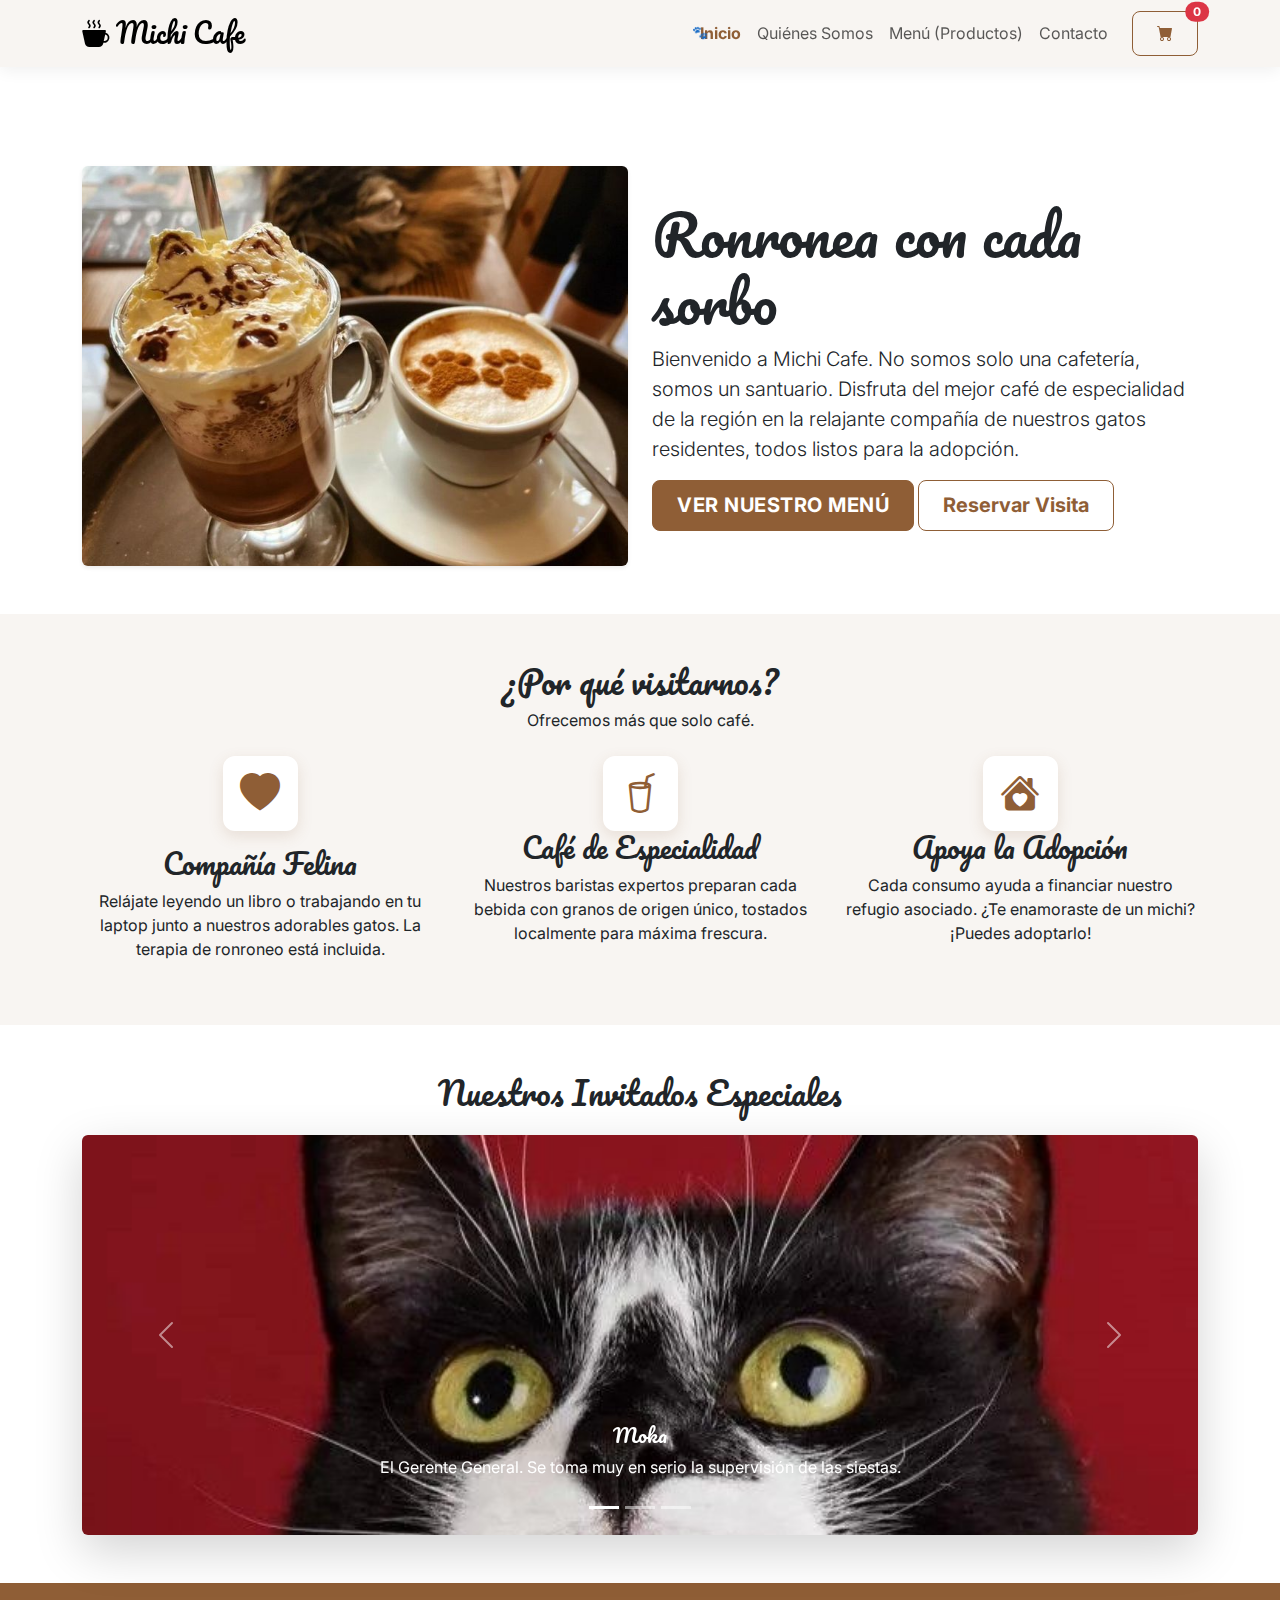
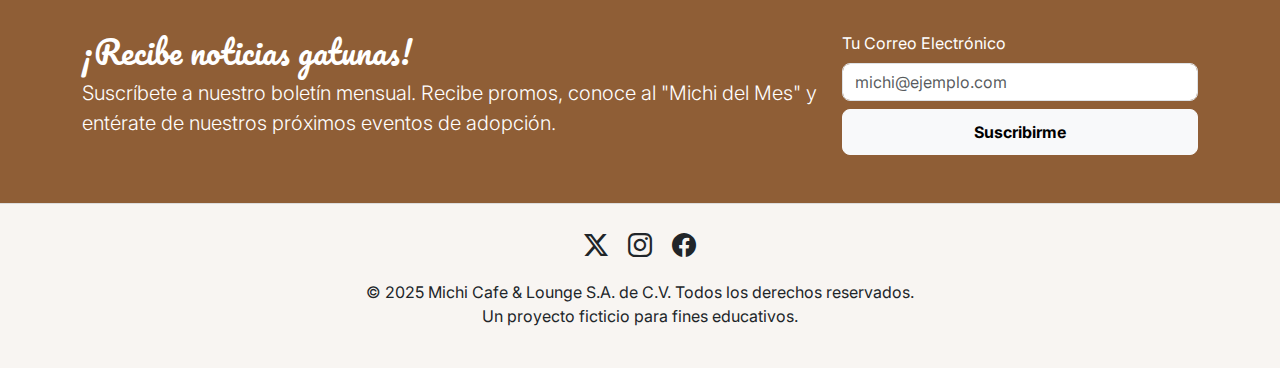
<file: index.html>
<!DOCTYPE html>
<html lang="es">
<head>
    <meta charset="UTF-8">
    <meta name="viewport" content="width=device-width, initial-scale=1.0">
    <title>Michi Cafe - Inicio</title>
    
    <!-- Hoja de estilos de Bootstrap -->
    <!-- CORRECCIÓN: Arreglado 'xintegrity' a 'integrity' -->
    <link href="https://cdn.jsdelivr.net/npm/bootstrap@5.3.3/dist/css/bootstrap.min.css" rel="stylesheet" integrity="sha384-QWTKZyjpPEjISv5WaRU9OFeRpok6YctnYmDr5pNlyT2bRjXh0JMhjY6hW+ALEwIH" crossorigin="anonymous">
    
    <!-- Iconos de Bootstrap -->
    <link rel="stylesheet" href="https://cdn.jsdelivr.net/npm/bootstrap-icons@1.11.3/font/bootstrap-icons.min.css">
    
    <!-- Hoja de estilos personalizada (Requerida por el proyecto) -->
    <link rel="stylesheet" href="style.css">
</head>
<body>

    <!-- REQUISITO: HTML Semántico (header) y Componente Bootstrap (navbar) -->
    <header>
        <nav class="navbar navbar-expand-lg navbar-light bg-light fixed-top">
            <div class="container">
                <a class="navbar-brand" href="index.html">
                    <i class="bi bi-cup-hot-fill"></i> <!-- Icono de taza -->
                    Michi Cafe
                </a>
                <button class="navbar-toggler" type="button" data-bs-toggle="collapse" data-bs-target="#navbarNav" aria-controls="navbarNav" aria-expanded="false" aria-label="Toggle navigation">
                    <span class="navbar-toggler-icon"></span>
                </button>
                <div class="collapse navbar-collapse" id="navbarNav">
                    <ul class="navbar-nav ms-auto">
                        <li class="nav-item">
                            <a class="nav-link active" aria-current="page" href="index.html">Inicio</a>
                        </li>
                        <li class="nav-item">
                            <a class="nav-link" href="acerca.html">Quiénes Somos</a>
                        </li>
                        <li class="nav-item">
                            <a class="nav-link" href="menu.html">Menú (Productos)</a>
                        </li>
                        <li class="nav-item">
                            <a class="nav-link" href="contacto.html">Contacto</a>
                        </li>
                    </ul>
                    <button class="btn btn-outline-secondary ms-3 position-relative" type="button" data-bs-toggle="offcanvas" data-bs-target="#cartOffcanvas" aria-controls="cartOffcanvas">
                        <i class="bi bi-cart-fill"></i>
                        <span id="cart-count" class="position-absolute top-0 start-100 translate-middle badge rounded-pill bg-danger">0</span>
                    </button>
                </div>
            </div>
        </nav>
    </header>

    <!-- REQUISITO: HTML Semántico (main) -->
    <main>

        <!-- REQUISITO: Sección 1 (Hero/Banner) y Uso de Grid de Bootstrap -->
        <!-- CAMBIO ESTRUCTURAL: Invertimos el orden de la imagen y el texto -->
        <section id="hero" class="container mt-5 pt-5">
            <div class="row align-items-center">
                
                <div class="col-md-6">
                    <!-- Usamos un placeholder para la imagen. ¡Aquí puedes poner una foto de un gato y un café! -->
                    <img src="img/Fundadoraymichi.jpg" class="img-fluid rounded shadow-sm" alt="Ilustración de un gato junto a una taza de café">
                </div>
                
                <div class="col-md-6">
                    <h1 class="display-4">Ronronea con cada sorbo</h1>
                    <!-- TEXTO DE EMPRESA REAL: Más descriptivo -->
                    <p class="lead">Bienvenido a Michi Cafe. No somos solo una cafetería, somos un santuario. Disfruta del mejor café de especialidad de la región en la relajante compañía de nuestros gatos residentes, todos listos para la adopción.</p>
                    
                    <!-- REQUISITO: Llamado a la Acción (CTA) -->
                    <a href="menu.html" class="btn btn-primary btn-lg">Ver Nuestro Menú</a>
                    <a href="contacto.html" class="btn btn-outline-secondary btn-lg">Reservar Visita</a>
                </div>
            </div>
        </section>

        <!-- REQUISITO: Sección 2 (Características/Beneficios) y Uso de Grid de Bootstrap -->
        <section id="features" class="py-5 bg-light mt-5">
            <div class="container text-center">
                <h2>¿Por qué visitarnos?</h2>
                <p class="mb-4">Ofrecemos más que solo café.</p>
                <div class="row">
                    <!-- Característica 1 -->
                    <div class="col-md-4">
                        <i class="bi bi-heart-fill display-4 text-primary"></i>
                        <h3 class="mt-3">Compañía Felina</h3>
                        <!-- TEXTO DE EMPRESA REAL -->
                        <p>Relájate leyendo un libro o trabajando en tu laptop junto a nuestros adorables gatos. La terapia de ronroneo está incluida.</p>
                    </div>
                    <!-- Característica 2 -->
                    <div class="col-md-4">
                        <i class="bi bi-cup-straw display-4 text-primary"></i>
                        <h3>Café de Especialidad</h3>
                        <!-- TEXTO DE EMPRESA REAL -->
                        <p>Nuestros baristas expertos preparan cada bebida con granos de origen único, tostados localmente para máxima frescura.</p>
                    </div>
                    <!-- Característica 3 -->
                    <div class="col-md-4">
                        <i class="bi bi-house-heart-fill display-4 text-primary"></i>
                        <h3>Apoya la Adopción</h3>
                        <!-- TEXTO DE EMPRESA REAL -->
                        <p>Cada consumo ayuda a financiar nuestro refugio asociado. ¿Te enamoraste de un michi? ¡Puedes adoptarlo!</p>
                    </div>
                </div>
            </div>
        </section>

        <!-- REQUISITO: Implementar al menos dos componentes de Bootstrap -->
        <!-- Componente 1: Navbar (arriba) -->
        <!-- Componente 2: Carrusel (aquí abajo) -->
        <section id="gallery" class="py-5">
            <div class="container">
                <h2 class="text-center mb-4">Nuestros Invitados Especiales</h2>
                <!-- MEJORA DE RESPONSIVIDAD: Eliminamos 'w-75' para que ocupe el 100% en móvil -->
                <div id="carouselExampleCaptions" class="carousel slide mx-auto shadow-lg rounded" data-bs-ride="carousel">
                    <div class="carousel-indicators">
                        <button type="button" data-bs-target="#carouselExampleCaptions" data-bs-slide-to="0" class="active" aria-current="true" aria-label="Slide 1"></button>
                        <button type="button" data-bs-target="#carouselExampleCaptions" data-bs-slide-to="1" aria-label="Slide 2"></button>
                        <button type="button" data-bs-target="#carouselExampleCaptions" data-bs-slide-to="2" aria-label="Slide 3"></button>
                    </div>
                    <div class="carousel-inner rounded">
                        <div class="carousel-item active">
                            <img src="img/Michi1.jpg" class="d-block w-100" alt="Gato en la cafetería">
                            <div class="carousel-caption d-none d-md-block">
                                <!-- TEXTO DE EMPRESA REAL -->
                                <h5>Moka</h5>
                                <p>El Gerente General. Se toma muy en serio la supervisión de las siestas.</p>
                            </div>
                        </div>
                        <div class="carousel-item">
                            <img src="img/Michi2.jpg" class="d-block w-100" alt="Gato jugando">
                            <div class="carousel-caption d-none d-md-block">
                                <!-- TEXTO DE EMPRESA REAL -->
                                <h5>Latte</h5>
                                <p>Nuestra anfitriona. Te saludará en la puerta y pedirá caricias.</p>
                            </div>
                        </div>
                        <div class="carousel-item">
                            <img src="img/Michi3.jpg" class="d-block w-100" alt="Gato durmiendo">
                            <div class="carousel-caption d-none d-md-block">
                                <!-- TEXTO DE EMPRESA REAL -->
                                <h5>Espresso</h5>
                                <p>Pequeño, pero con un carácter intenso. Le encanta jugar con los cordones.</p>
                            </div>
                        </div>
                    </div>
                    <button class="carousel-control-prev" type="button" data-bs-target="#carouselExampleCaptions" data-bs-slide="prev">
                        <span class="carousel-control-prev-icon" aria-hidden="true"></span>
                        <span class="visually-hidden">Previous</span>
                    </button>
                    <button class="carousel-control-next" type="button" data-bs-target="#carouselExampleCaptions" data-bs-slide="next">
                        <span class="carousel-control-next-icon" aria-hidden="true"></span>
                        <span class="visually-hidden">Next</span>
                    </button>
                </div>
            </div>
        </section>
        
        <!-- REQUISITO: Formulario simple de registro (Suscripción) -->
        <!-- REQUISITO: Sección 3 (CTA) -->
        <section id="newsletter-cta" class="py-5 bg-primary text-white">
            <div class="container">
                <div class="row align-items-center">
                    <div class="col-md-8">
                        <h2>¡Recibe noticias gatunas!</h2>
                        <!-- TEXTO DE EMPRESA REAL -->
                        <p class="lead">Suscríbete a nuestro boletín mensual. Recibe promos, conoce al "Michi del Mes" y entérate de nuestros próximos eventos de adopción.</p>
                    </div>
                    <div class="col-md-4">
                        <!-- El formulario no necesita backend (action="#") -->
                        <form action="#">
                            <div class="mb-2">
                                <label for="email" class="form-label">Tu Correo Electrónico</label>
                                <input type="email" class="form-control" id="email" placeholder="michi@ejemplo.com" required>
                            </div>
                            <button type="submit" class="btn btn-light w-100">Suscribirme</button>
                        </form>
                    </div>
                </div>
            </div>
        </section>

    </main>

    <!-- REQUISITO: HTML Semántico (footer) y Menú de navegación -->
    <!-- MEJORA DE DISEÑO: Cambiamos a 'footer-claro' para coherencia visual -->
    <footer class="py-4 footer-claro text-dark mt-auto">
        <div class="container text-center">
            <div class="mb-3">
                <!-- Iconos de redes sociales -->
                <a href="#" class="text-dark me-3 fs-4"><i class="bi bi-twitter-x"></i></a>
                <a href="#" class="text-dark me-3 fs-4"><i class="bi bi-instagram"></i></a>
                <a href="#" class="text-dark fs-4"><i class="bi bi-facebook"></i></a>
            </div>
            <!-- TEXTO DE EMPRESA REAL -->
            <p class="mb-0">&copy; 2025 Michi Cafe & Lounge S.A. de C.V. Todos los derechos reservados.</p>
            <p>Un proyecto ficticio para fines educativos.</p>
        </div>
    </footer>

    <!-- Scripts de Bootstrap (Al final del body) -->
    <!-- CORRECCIÓN: Arreglado 'xintegrity' a 'integrity' -->
    <script src="https://cdn.jsdelivr.net/npm/bootstrap@5.3.3/dist/js/bootstrap.bundle.min.js" integrity="sha384-YvpcrYf0tY3lHB60NNkmXc5s9fDVZLESaAA55NDzOxhy9GkcIdslK1eN7N6jIeHz" crossorigin="anonymous"></script>
    <script src="logic.js"></script>
</body>
</html>
</file>
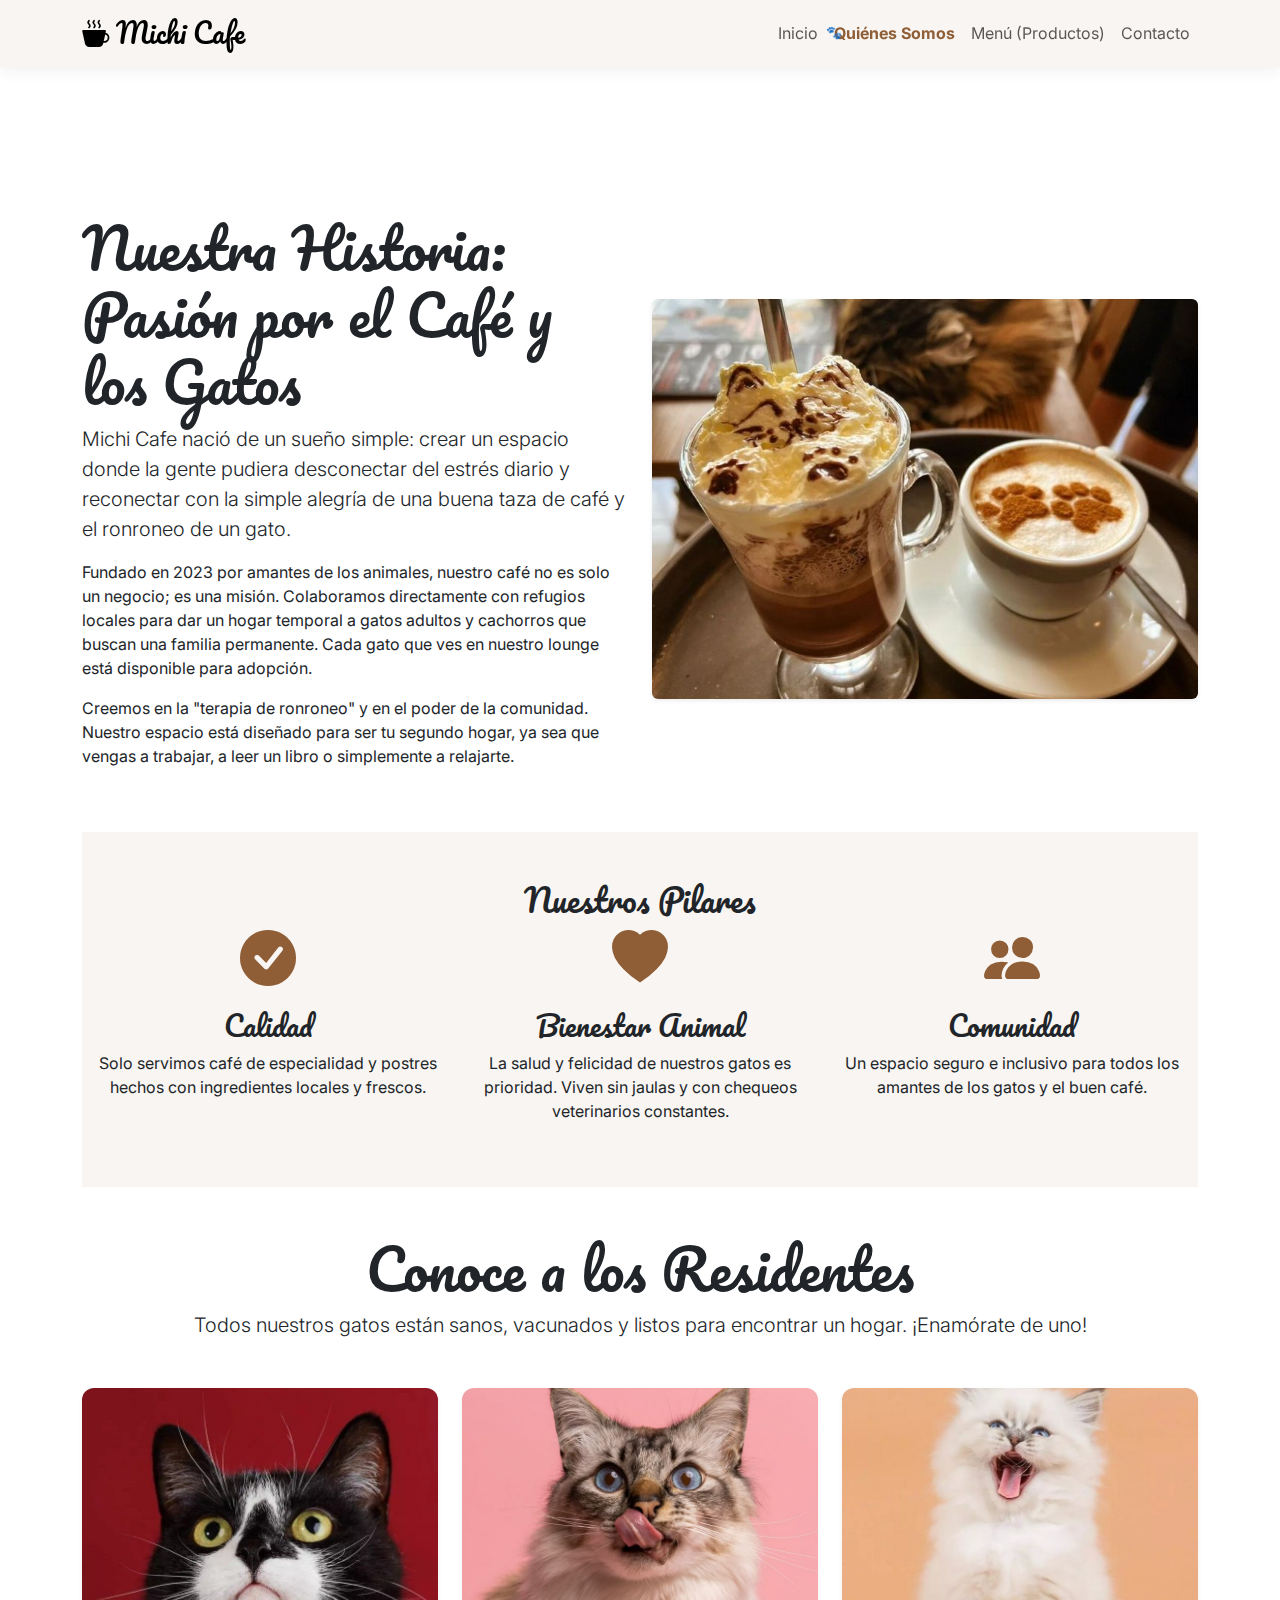
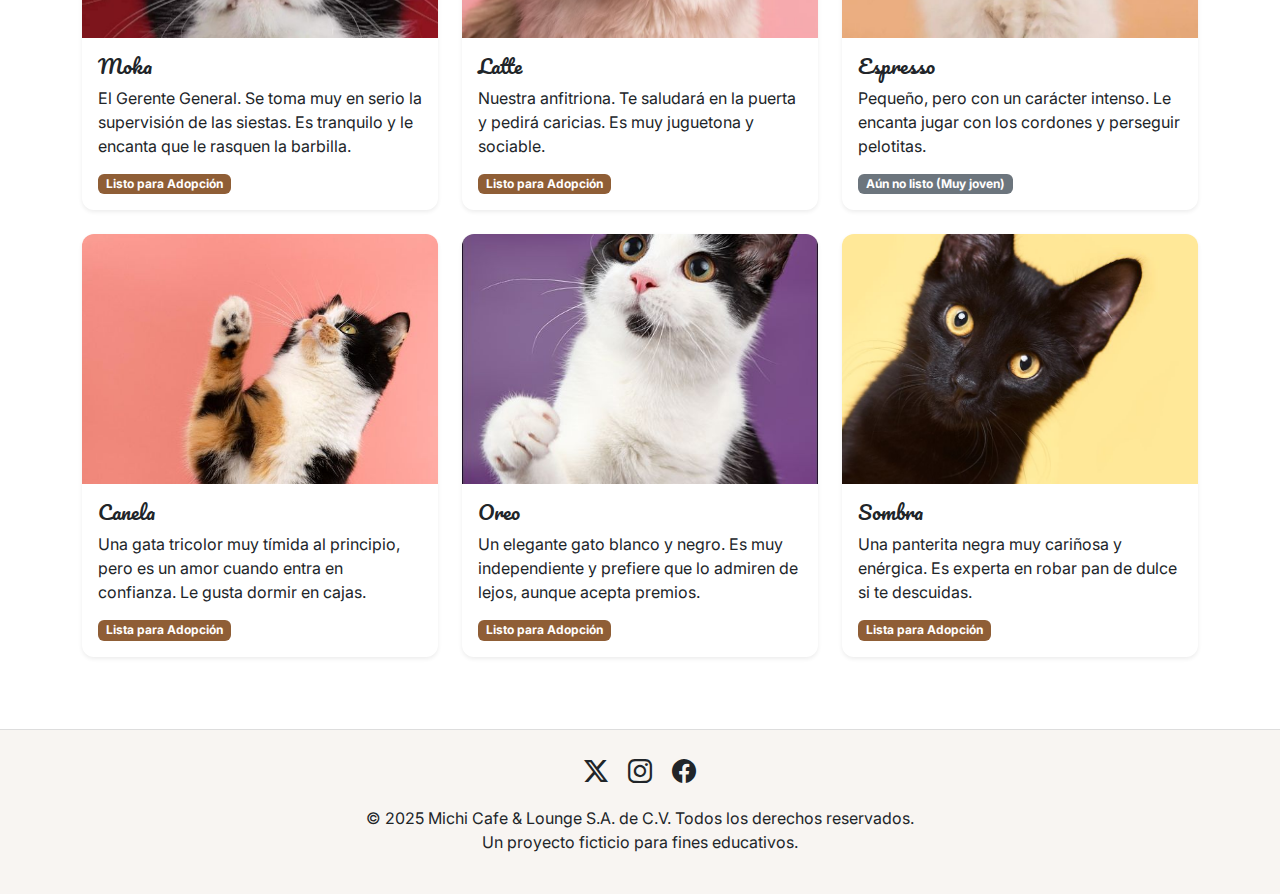
<file: acerca.html>
<!DOCTYPE html>
<html lang="es">
<head>
    <meta charset="UTF-8">
    <meta name="viewport" content="width=device-width, initial-scale=1.0">
    <title>Quiénes Somos - Michi Cafe</title>
    
    <!-- Hoja de estilos de Bootstrap -->
    <link href="https://cdn.jsdelivr.net/npm/bootstrap@5.3.3/dist/css/bootstrap.min.css" rel="stylesheet" integrity="sha384-QWTKZyjpPEjISv5WaRU9OFeRpok6YctnYmDr5pNlyT2bRjXh0JMhjY6hW+ALEwIH" crossorigin="anonymous">
    
    <!-- Iconos de Bootstrap -->
    <link rel="stylesheet" href="https://cdn.jsdelivr.net/npm/bootstrap-icons@1.11.3/font/bootstrap-icons.min.css">
    
    <!-- Hoja de estilos personalizada -->
    <link rel="stylesheet" href="style.css">
</head>
<body>

    <!-- REQUISITO: Navbar coherente -->
    <header>
        <nav class="navbar navbar-expand-lg navbar-light bg-light fixed-top">
            <div class="container">
                <a class="navbar-brand" href="index.html">
                    <i class="bi bi-cup-hot-fill"></i>
                    Michi Cafe
                </a>
                <button class="navbar-toggler" type="button" data-bs-toggle="collapse" data-bs-target="#navbarNav" aria-controls="navbarNav" aria-expanded="false" aria-label="Toggle navigation">
                    <span class="navbar-toggler-icon"></span>
                </button>
                <div class="collapse navbar-collapse" id="navbarNav">
                    <ul class="navbar-nav ms-auto">
                        <li class="nav-item">
                            <a class="nav-link" href="index.html">Inicio</a>
                        </li>
                        <li class="nav-item">
                            <!-- CAMBIO: Navbar actualizada -->
                            <a class="nav-link active" aria-current="page" href="acerca.html">Quiénes Somos</a>
                        </li>
                        <li class="nav-item">
                            <a class="nav-link" href="menu.html">Menú (Productos)</a>
                        </li>
                        <li class="nav-item">
                            <a class="nav-link" href="contacto.html">Contacto</a>
                        </li>
                    </ul>
                </div>
            </div>
        </nav>
    </header>

    <!-- REQUISITO: HTML Semántico (main) -->
    <main class="container mt-5 pt-5">
        
        <!-- REQUISITO: Contenido descriptivo, imágenes, texto, etc. -->
        <section id="nuestra-historia" class="my-5">
            <div class="row align-items-center">
                <div class="col-md-6">
                    <h1 class="display-4">Nuestra Historia: Pasión por el Café y los Gatos</h1>
                    <!-- TEXTO DE EMPRESA REAL -->
                    <p class="lead">Michi Cafe nació de un sueño simple: crear un espacio donde la gente pudiera desconectar del estrés diario y reconectar con la simple alegría de una buena taza de café y el ronroneo de un gato.</p>
                    <p>Fundado en 2023 por amantes de los animales, nuestro café no es solo un negocio; es una misión. Colaboramos directamente con refugios locales para dar un hogar temporal a gatos adultos y cachorros que buscan una familia permanente. Cada gato que ves en nuestro lounge está disponible para adopción.</p>
                    <p>Creemos en la "terapia de ronroneo" y en el poder de la comunidad. Nuestro espacio está diseñado para ser tu segundo hogar, ya sea que vengas a trabajar, a leer un libro o simplemente a relajarte.</p>
                </div>
                <div class="col-md-6">
                    <img src="img/Fundadoraymichi.jpg" loading="lazy" class="img-fluid rounded shadow-sm img-cover" alt="Fundadora de Michi Cafe con un gato">
                </div>
            </div>
        </section>

        <!-- REQUISITO: Uso de listas -->
        <section id="nuestros-valores" class="py-5 bg-light">
            <div class="container text-center">
                <h2>Nuestros Pilares</h2>
                <div class="row">
                    <div class="col-md-4">
                        <i class="bi bi-check-circle-fill display-4 text-primary"></i>
                        <h3 class="mt-3">Calidad</h3>
                        <p>Solo servimos café de especialidad y postres hechos con ingredientes locales y frescos.</p>
                    </div>
                    <div class="col-md-4">
                        <i class="bi bi-heart-fill display-4 text-primary"></i>
                        <h3 class="mt-3">Bienestar Animal</h3>
                        <p>La salud y felicidad de nuestros gatos es prioridad. Viven sin jaulas y con chequeos veterinarios constantes.</p>
                    </div>
                    <div class="col-md-4">
                        <i class="bi bi-people-fill display-4 text-primary"></i>
                        <h3 class="mt-3">Comunidad</h3>
                        <p>Un espacio seguro e inclusivo para todos los amantes de los gatos y el buen café.</p>
                    </div>
                </div>
            </div>
        </section>

        <!-- ***** INICIO DE SECCIÓN DE GATOS MOVIDA AQUÍ ***** -->
        <section id="lista-gatos" class="my-5">
            <div class="text-center mb-5">
                <h2 class="display-4">Conoce a los Residentes</h2>
                <p class="lead">Todos nuestros gatos están sanos, vacunados y listos para encontrar un hogar. ¡Enamórate de uno!</p>
            </div>
            
            <!-- Fila de Gatos -->
            <div class="row">
                <!-- Gato 1: Moka -->
                <div class="col-md-4 mb-4">
                    <div class="card h-100 shadow-sm product-card">
                        <img src="img/Michi1.jpg" loading="lazy" class="card-img-top img-cover" alt="Gato Moka">
                        <div class="card-body d-flex flex-column">
                            <h5 class="card-title">Moka</h5>
                            <p class="card-text">El Gerente General. Se toma muy en serio la supervisión de las siestas. Es tranquilo y le encanta que le rasquen la barbilla.</p>
                            <span class="badge bg-primary align-self-start mt-auto">Listo para Adopción</span>
                        </div>
                    </div>
                </div>
                
                <!-- Gato 2: Latte -->
                <div class="col-md-4 mb-4">
                    <div class="card h-100 shadow-sm product-card">
                        <img src="img/Michi2.jpg" loading="lazy" class="card-img-top img-cover" alt="Gato Latte">
                        <div class="card-body d-flex flex-column">
                            <h5 class="card-title">Latte</h5>
                            <p class="card-text">Nuestra anfitriona. Te saludará en la puerta y pedirá caricias. Es muy juguetona y sociable.</p>
                            <span class="badge bg-primary align-self-start mt-auto">Listo para Adopción</span>
                        </div>
                    </div>
                </div>
                
                <!-- Gato 3: Espresso -->
                <div class="col-md-4 mb-4">
                    <div class="card h-100 shadow-sm product-card">
                        <img src="img/Michi3.jpg" loading="lazy" class="card-img-top img-cover" alt="Gato Espresso">
                        <div class="card-body d-flex flex-column">
                            <h5 class="card-title">Espresso</h5>
                            <p class="card-text">Pequeño, pero con un carácter intenso. Le encanta jugar con los cordones y perseguir pelotitas.</p>
                            <span class="badge bg-secondary align-self-start mt-auto">Aún no listo (Muy joven)</span>
                        </div>
                    </div>
                </div>

                <!-- Gato 4: Canela (Nuevo) -->
                <div class="col-md-4 mb-4">
                    <div class="card h-100 shadow-sm product-card">
                        <img src="img/latte.jpg" loading="lazy" class="card-img-top img-cover" alt="Gata Canela">
                        <div class="card-body d-flex flex-column">
                            <h5 class="card-title">Canela</h5>
                            <p class="card-text">Una gata tricolor muy tímida al principio, pero es un amor cuando entra en confianza. Le gusta dormir en cajas.</p>
                            <span class="badge bg-primary align-self-start mt-auto">Lista para Adopción</span>
                        </div>
                    </div>
                </div>

                <!-- Gato 5: Oreo (Nuevo) -->
                <div class="col-md-4 mb-4">
                    <div class="card h-100 shadow-sm product-card">
                        <img src="img/Oreo.jpeg" loading="lazy" class="card-img-top img-cover" alt="Gato Oreo">
                        <div class="card-body d-flex flex-column">
                            <h5 class="card-title">Oreo</h5>
                            <p class="card-text">Un elegante gato blanco y negro. Es muy independiente y prefiere que lo admiren de lejos, aunque acepta premios.</p>
                            <span class="badge bg-primary align-self-start mt-auto">Listo para Adopción</span>
                        </div>
                    </div>
                </div>

                <!-- Gato 6: Sombra (Nuevo) -->
                <div class="col-md-4 mb-4">
                    <div class="card h-100 shadow-sm product-card">
                        <img src="img/Pantera.jpeg" loading="lazy" class="card-img-top img-cover" alt="Gato Sombra">
                        <div class="card-body d-flex flex-column">
                            <h5 class="card-title">Sombra</h5>
                            <p class="card-text">Una panterita negra muy cariñosa y enérgica. Es experta en robar pan de dulce si te descuidas.</p>
                            <span class="badge bg-primary align-self-start mt-auto">Lista para Adopción</span>
                        </div>
                    </div>
                </div>

            </div>
        </section>
        <!-- ***** FIN DE SECCIÓN DE GATOS MOVIDA AQUÍ ***** -->

    </main>

    <!-- REQUISITO: Footer coherente -->
    <footer class="py-4 footer-claro text-dark mt-auto">
        <div class="container text-center">
            <div class="mb-3">
                <a href="#" class="text-dark me-3 fs-4"><i class="bi bi-twitter-x"></i></a>
                <a href="#" class="text-dark me-3 fs-4"><i class="bi bi-instagram"></i></a>
                <a href="#" class="text-dark fs-4"><i class="bi bi-facebook"></i></a>
            </div>
            <p class="mb-0">&copy; 2025 Michi Cafe & Lounge S.A. de C.V. Todos los derechos reservados.</p>
            <p>Un proyecto ficticio para fines educativos.</p>
        </div>
    </footer>

    <script src="https://cdn.jsdelivr.net/npm/bootstrap@5.3.3/dist/js/bootstrap.bundle.min.js" integrity="sha384-YvpcrYf0tY3lHB60NNkmXc5s9fDVZLESaAA55NDzOxhy9GkcIdslK1eN7N6jIeHz" crossorigin="anonymous"></script>
</body>
</html>
</file>
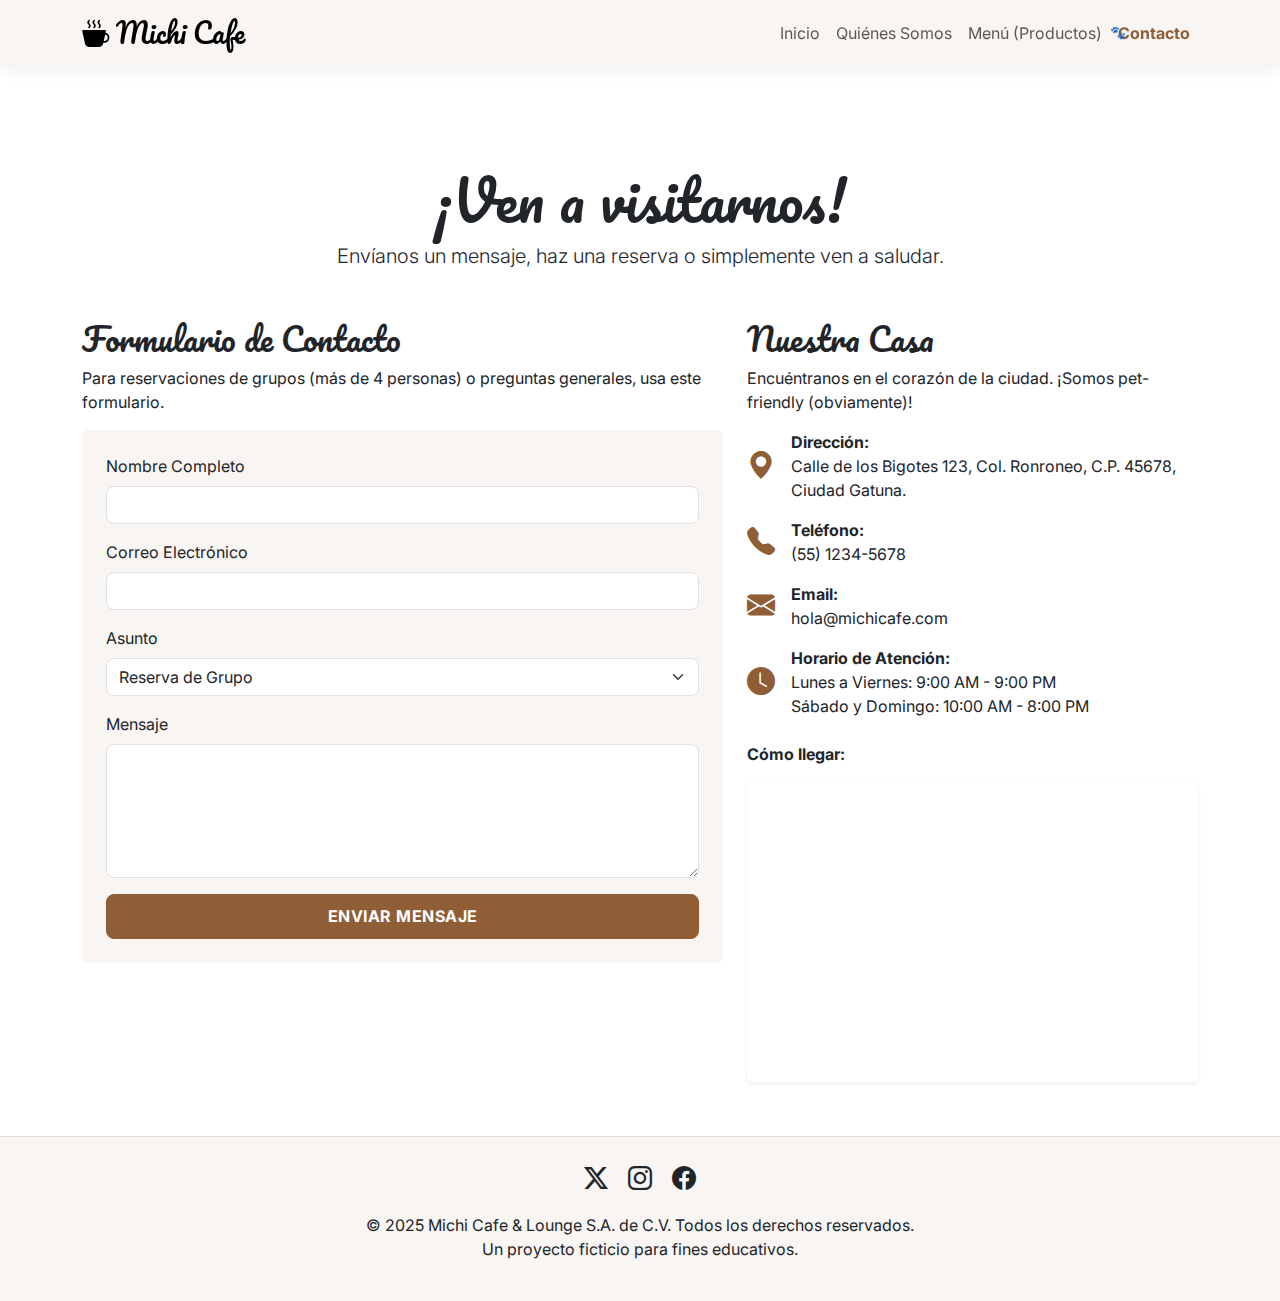
<file: contacto.html>
<!DOCTYPE html>
<html lang="es">
<head>
    <meta charset="UTF-8">
    <meta name="viewport" content="width=device-width, initial-scale=1.0">
    <title>Contacto - Michi Cafe</title>
    
    <!-- Hoja de estilos de Bootstrap -->
    <!-- CORRECCIÓN: Arreglado 'xintegrity' a 'integrity' -->
    <link href="https://cdn.jsdelivr.net/npm/bootstrap@5.3.3/dist/css/bootstrap.min.css" rel="stylesheet" integrity="sha384-QWTKZyjpPEjISv5WaRU9OFeRpok6YctnYmDr5pNlyT2bRjXh0JMhjY6hW+ALEwIH" crossorigin="anonymous">
    
    <!-- Iconos de Bootstrap -->
    <link rel="stylesheet" href="https://cdn.jsdelivr.net/npm/bootstrap-icons@1.11.3/font/bootstrap-icons.min.css">
    
    <!-- Hoja de estilos personalizada -->
    <link rel="stylesheet" href="style.css">
</head>
<body>

    <!-- REQUISITO: Diseño coherente (mismo navbar) -->
    <header>
        <nav class="navbar navbar-expand-lg navbar-light bg-light fixed-top">
            <div class="container">
                <a class="navbar-brand" href="index.html">
                    <i class="bi bi-cup-hot-fill"></i>
                    Michi Cafe
                </a>
                <button class="navbar-toggler" type="button" data-bs-toggle="collapse" data-bs-target="#navbarNav" aria-controls="navbarNav" aria-expanded="false" aria-label="Toggle navigation">
                    <span class="navbar-toggler-icon"></span>
                </button>
                <div class="collapse navbar-collapse" id="navbarNav">
                    <ul class="navbar-nav ms-auto">
                        <li class="nav-item">
                            <a class="nav-link" href="index.html">Inicio</a>
                        </li>
                        <li class="nav-item">
                            <a class="nav-link" href="acerca.html">Quiénes Somos</a>
                        </li>
                        <li class="nav-item">
                            <a class="nav-link" href="menu.html">Menú (Productos)</a>
                        </li>
                        <li class="nav-item">
                            <a class="nav-link active" aria-current="page" href="contacto.html">Contacto</a>
                        </li>
                    </ul>
                </div>
            </div>
        </nav>
    </header>

    <!-- REQUISITO: HTML Semántico (main) -->
    <main class="container mt-5 pt-5">
        
        <div class="text-center mb-5">
            <h1 class="display-4">¡Ven a visitarnos!</h1>
            <p class="lead">Envíanos un mensaje, haz una reserva o simplemente ven a saludar.</p>
        </div>
        
        <div class="row">
            
            <!-- REQUISITO: Formulario de contacto -->
            <div class="col-lg-7 mb-4">
                <h2>Formulario de Contacto</h2>
                <p>Para reservaciones de grupos (más de 4 personas) o preguntas generales, usa este formulario.</p>
                <!-- El action="#" indica que no requiere backend -->
                <form action="#" class="bg-light p-4 rounded">
                    <div class="mb-3">
                        <label for="nombre" class="form-label">Nombre Completo</label>
                        <input type="text" class="form-control" id="nombre" required>
                    </div>
                    <div class="mb-3">
                        <label for="email" class="form-label">Correo Electrónico</label>
                        <input type="email" class="form-control" id="email" required>
                    </div>
                    <div class="mb-3">
                        <label for="asunto" class="form-label">Asunto</label>
                        <select class="form-select" id="asunto">
                            <option value="reserva">Reserva de Grupo</option>
                            <option value="adopcion">Pregunta sobre Adopción</option>
                            <option value="general">Consulta General</option>
                        </select>
                    </div>
                    <div class="mb-3">
                        <label for="mensaje" class="form-label">Mensaje</label>
                        <textarea class="form-control" id="mensaje" rows="5" required></textarea>
                    </div>
                    <button type="submit" class="btn btn-primary w-100">Enviar Mensaje</button>
                </form>
            </div>

            <!-- REQUISITO: Información de contacto (Iconos) -->
            <div class="col-lg-5">
                <h2>Nuestra Casa</h2>
                <p>Encuéntranos en el corazón de la ciudad. ¡Somos pet-friendly (obviamente)!</p>
                
                <!-- Usamos 'list-unstyled' para quitar los bullets -->
                <ul class="list-unstyled">
                    <li class="d-flex align-items-center mb-3">
                        <i class="bi bi-geo-alt-fill fs-3 me-3 text-primary"></i>
                        <div>
                            <strong>Dirección:</strong><br>
                            Calle de los Bigotes 123, Col. Ronroneo, C.P. 45678, Ciudad Gatuna.
                        </div>
                    </li>
                    <li class="d-flex align-items-center mb-3">
                        <i class="bi bi-telephone-fill fs-3 me-3 text-primary"></i>
                        <div>
                            <strong>Teléfono:</strong><br>
                            (55) 1234-5678
                        </div>
                    </li>
                    <li class="d-flex align-items-center mb-3">
                        <i class="bi bi-envelope-fill fs-3 me-3 text-primary"></i>
                        <div>
                            <strong>Email:</strong><br>
                            hola@michicafe.com
                        </div>
                    </li>
                    <li class="d-flex align-items-center mb-3">
                        <i class="bi bi-clock-fill fs-3 me-3 text-primary"></i>
                        <div>
                            <strong>Horario de Atención:</strong><br>
                            Lunes a Viernes: 9:00 AM - 9:00 PM<br>
                            Sábado y Domingo: 10:00 AM - 8:00 PM
                        </div>
                    </li>
                </ul>

                <!-- Mapa (placeholder) -->
                <div class="mt-4">
                    <p><strong>Cómo llegar:</strong></p>
                    <!-- Esto es un 'embed' de Google Maps de ejemplo -->
                    <iframe src="https://www.google.com/maps/embed?pb=!1m18!1m12!1m3!1d3732.81831034509!2d-101.6841286850731!3d21.11995198594951!2m3!1f0!2f0!3f0!3m2!1i1024!2i768!4f13.1!3m3!1m2!1s0x842bcf71844b2071%3A0x8603c8b417dc55c5!2sPlaza%20Principal%20de%20Le%C3%B3n!5e0!3m2!1ses-419!2smx!4v1678886400000" width="100%" height="300" style="border:0;" allowfullscreen="" loading="lazy" referrerpolicy="no-referrer-when-downgrade" class="rounded shadow-sm"></iframe>
                </div>
            </div>
        </div>

    </main>

    <!-- MEJORA DE DISEÑO: Cambiamos a 'footer-claro' para coherencia visual -->
    <footer class="py-4 footer-claro text-dark mt-5">
        <div class="container text-center">
            <div class="mb-3">
                <!-- Iconos de redes sociales -->
                <a href="#" class="text-dark me-3 fs-4"><i class="bi bi-twitter-x"></i></a>
                <a href="#" class="text-dark me-3 fs-4"><i class="bi bi-instagram"></i></a>
                <a href="#" class="text-dark fs-4"><i class="bi bi-facebook"></i></a>
            </div>
            <p class="mb-0">&copy; 2025 Michi Cafe & Lounge S.A. de C.V. Todos los derechos reservados.</p>
            <p>Un proyecto ficticio para fines educativos.</p>
        </div>
    </footer>

    <!-- CORRECCIÓN: Arreglado 'xintegrity' a 'integrity' -->
    <script src="https://cdn.jsdelivr.net/npm/bootstrap@5.3.3/dist/js/bootstrap.bundle.min.js" integrity="sha384-YvpcrYf0tY3lHB60NNkmXc5s9fDVZLESaAA55NDzOxhy9GkcIdslK1eN7N6jIeHz" crossorigin="anonymous"></script>
</body>
</html>
</file>
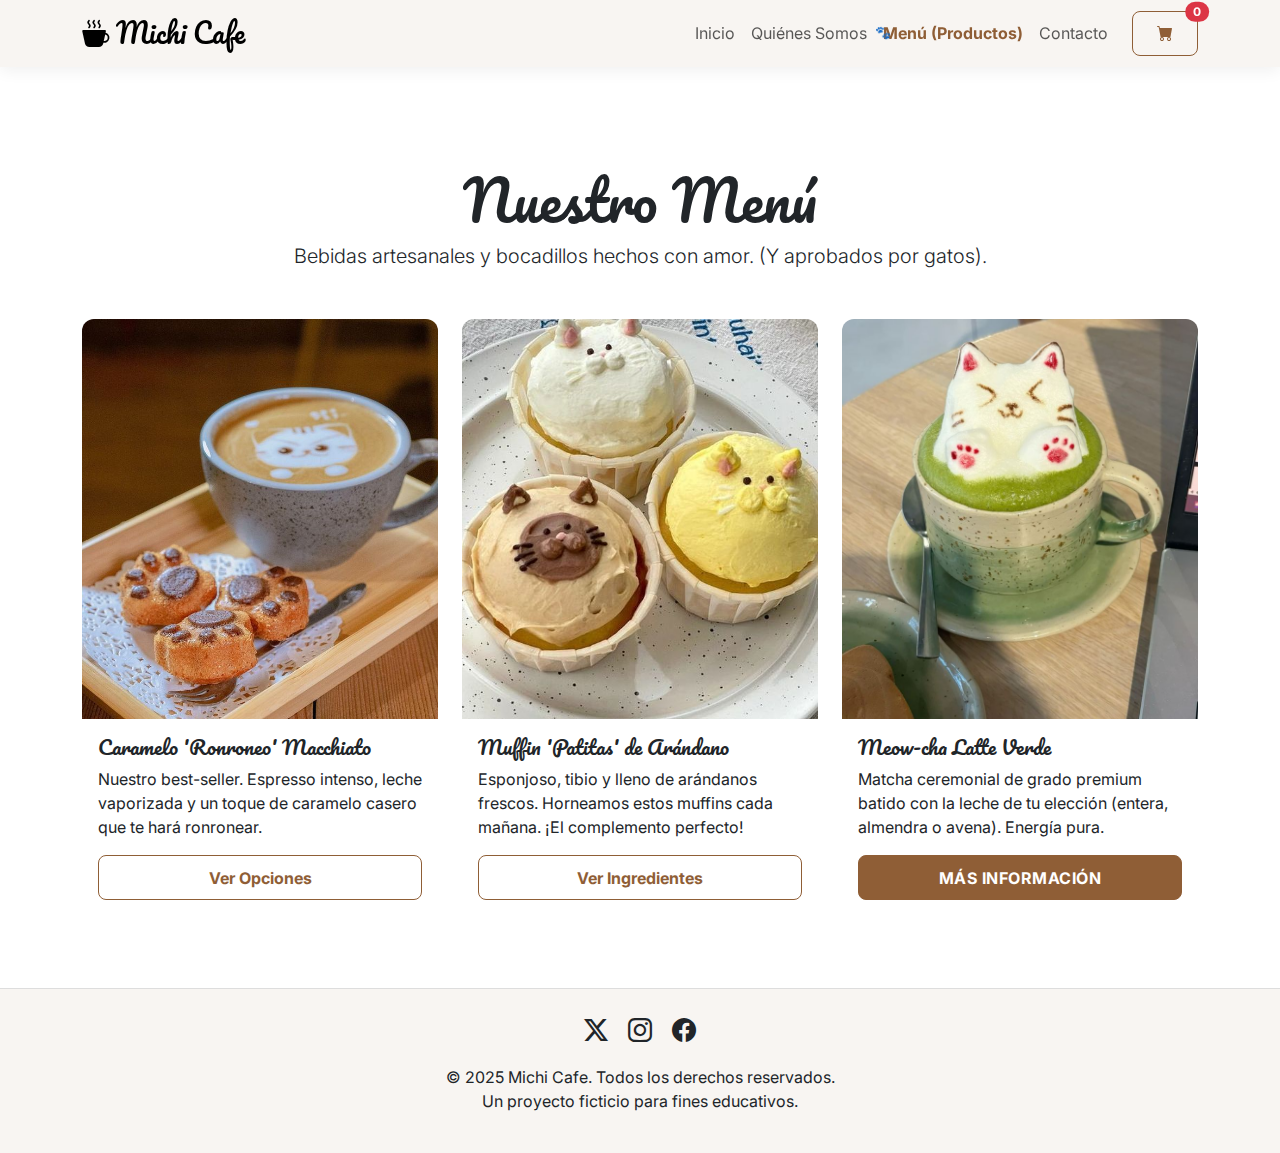
<file: menu.html>
<!DOCTYPE html>
<html lang="es">
<head>
    <meta charset="UTF-8">
    <meta name="viewport" content="width=device-width, initial-scale=1.0">
    <title>Menú - Michi Cafe</title>
    
    <!-- Hoja de estilos de Bootstrap -->
    <link href="https://cdn.jsdelivr.net/npm/bootstrap@5.3.3/dist/css/bootstrap.min.css" rel="stylesheet" integrity="sha384-QWTKZyjpPEjISv5WaRU9OFeRpok6YctnYmDr5pNlyT2bRjXh0JMhjY6hW+ALEwIH" crossorigin="anonymous">
    
    <!-- Iconos de Bootstrap -->
    <link rel="stylesheet" href="https://cdn.jsdelivr.net/npm/bootstrap-icons@1.11.3/font/bootstrap-icons.min.css">
    
    <!-- Hoja de estilos personalizada -->
    <link rel="stylesheet" href="style.css">
</head>
<body>

    <!-- REQUISITO: Diseño coherente (mismo navbar) -->
    <header>
        <nav class="navbar navbar-expand-lg navbar-light bg-light fixed-top">
            <div class="container">
                <a class="navbar-brand" href="index.html">
                    <i class="bi bi-cup-hot-fill"></i>
                    Michi Cafe
                </a>
                <button class="navbar-toggler" type="button" data-bs-toggle="collapse" data-bs-target="#navbarNav" aria-controls="navbarNav" aria-expanded="false" aria-label="Toggle navigation">
                    <span class="navbar-toggler-icon"></span>
                </button>
                <div class="collapse navbar-collapse" id="navbarNav">
                    <ul class="navbar-nav ms-auto">
                        <li class="nav-item">
                            <a class="nav-link" href="index.html">Inicio</a>
                        </li>
                        <li class="nav-item">
                            <a class="nav-link" href="acerca.html">Quiénes Somos</a>
                        </li>
                        <li class="nav-item">
                            <a class="nav-link active" aria-current="page" href="menu.html">Menú (Productos)</a>
                        </li>
                        <li class="nav-item">
                            <a class="nav-link" href="contacto.html">Contacto</a>
                        </li>
                    </ul>
                    <!-- Botón de carrito -->
                    <button class="btn btn-outline-secondary ms-3 position-relative" type="button" data-bs-toggle="offcanvas" data-bs-target="#cartOffcanvas" aria-controls="cartOffcanvas">
                        <i class="bi bi-cart-fill"></i>
                        <span id="cart-count" class="position-absolute top-0 start-100 translate-middle badge rounded-pill bg-danger">0</span>
                    </button>
                </div>
            </div>
        </nav>
    </header>

    <!-- REQUISITO: HTML Semántico (main) -->
    <main class="container mt-5 pt-5">
        
        <div class="text-center mb-5">
            <h1 class="display-4">Nuestro Menú</h1>
            <p class="lead">Bebidas artesanales y bocadillos hechos con amor. (Y aprobados por gatos).</p>
        </div>

        <!-- REQUISITO: Muestra al menos 3 productos en tarjetas -->
        <!-- REQUISITO: Uso del sistema de grid de Bootstrap -->
        <section id="productos">
            <div class="row">

                <!-- Producto 1 -->
                <div class="col-md-4 mb-4">
                    <div class="card h-100">
                        <img src="img/Ronroneo.jpg" loading="lazy" class="card-img-top img-cover" alt="Caramelo Macchiato">
                        <div class="card-body d-flex flex-column">
                            <h5 class="card-title">Caramelo 'Ronroneo' Macchiato</h5>
                            <!-- TEXTO DE EMPRESA REAL -->
                            <p class="card-text">Nuestro best-seller. Espresso intenso, leche vaporizada y un toque de caramelo casero que te hará ronronear.</p>
                            <!-- Botón que abre modal con opciones -->
                            <button type="button" class="btn btn-outline-secondary mt-auto" data-bs-toggle="modal" data-bs-target="#carameloModal">Ver Opciones</button>
                        </div>
                    </div>
                </div>

                <!-- Producto 2 -->
                <div class="col-md-4 mb-4">
                    <div class="card h-100">
                        <img src="img/patitas.jpg" loading="lazy" class="card-img-top img-cover" alt="Muffin de Arándano">
                        <div class="card-body d-flex flex-column">
                            <h5 class="card-title">Muffin 'Patitas' de Arándano</h5>
                            <!-- TEXTO DE EMPRESA REAL -->
                            <p class="card-text">Esponjoso, tibio y lleno de arándanos frescos. Horneamos estos muffins cada mañana. ¡El complemento perfecto!</p>
                            <!-- Botón que abre modal con ingredientes -->
                            <button type="button" class="btn btn-outline-secondary mt-auto" data-bs-toggle="modal" data-bs-target="#patitasModal">Ver Ingredientes</button>
                        </div>
                    </div>
                </div>

                <!-- Producto 3 (Con Modal) -->
                <!-- REQUISITO: Enlace a detalle (usando un modal de Bootstrap) -->
                <div class="col-md-4 mb-4">
                    <div class="card h-100">
                        <img src="img/meow-cha.jpg" loading="lazy" class="card-img-top img-cover" alt="Matcha Latte">
                        <div class="card-body d-flex flex-column">
                            <h5 class="card-title">Meow-cha Latte Verde</h5>
                            <!-- TEXTO DE EMPRESA REAL -->
                            <p class="card-text">Matcha ceremonial de grado premium batido con la leche de tu elección (entera, almendra o avena). Energía pura.</p>
                            <!-- Botón que activa el modal -->
                            <button type="button" class="btn btn-primary mt-auto" data-bs-toggle="modal" data-bs-target="#matchaModal">
                                Más Información
                            </button>
                        </div>
                    </div>
                </div>

            </div>
        </section>
        
    </main>

    <!-- REQUISITO: Componente Bootstrap (Modal) -->
    <!-- Este es el modal para el Producto 3 -->
    <div class="modal fade" id="matchaModal" tabindex="-1" aria-labelledby="matchaModalLabel" aria-hidden="true">
        <div class="modal-dialog modal-dialog-centered">
            <div class="modal-content">
                <div class="modal-header">
                    <h5 class="modal-title" id="matchaModalLabel">Meow-cha Latte Verde</h5>
                    <button type="button" class="btn-close" data-bs-dismiss="modal" aria-label="Close"></button>
                </div>
                <div class="modal-body">
                    <!-- TEXTO DE EMPRESA REAL -->
                    <img src="img/meow-cha.jpg" loading="lazy" class="img-fluid rounded mb-3 img-cover" alt="Detalle de Matcha">
                    <p>Nuestro Meow-cha Latte es una obra de arte. Utilizamos matcha ceremonial importado directamente de Uji, Japón, conocido por su vibrante color verde y su sabor suave y sin amargura.</p>
                    <h6>Beneficios:</h6>
                    <ul>
                        <li>Alto en antioxidantes (L-teanina).</li>
                        <li>Energía sostenida sin el "crash" del café.</li>
                        <li>Promueve la calma y la concentración.</li>
                    </ul>
                    <h6>Opciones de Leche:</h6>
                    <p>Entera, Deslactosada, Almendra, Avena (¡prueba la de avena!).</p>
                </div>
                <div class="modal-footer">
                    <button type="button" class="btn btn-outline-secondary" data-bs-dismiss="modal">Cerrar</button>
                    <button type="button" class="btn btn-primary" data-bs-dismiss="modal" onclick="addToCart({name: 'Meow-cha Latte Verde', price: 55, img: 'img/Meow-cha.jpg'})">Añadir a la orden</button>
                </div>
            </div>
        </div>
    </div>

    <!-- Offcanvas carrito -->
    <div class="offcanvas offcanvas-end" tabindex="-1" id="cartOffcanvas" aria-labelledby="cartOffcanvasLabel">
        <div class="offcanvas-header">
            <h5 class="offcanvas-title" id="cartOffcanvasLabel">Tu Pedido</h5>
            <button type="button" class="btn-close text-reset" data-bs-dismiss="offcanvas" aria-label="Close"></button>
        </div>
        <div class="offcanvas-body d-flex flex-column">
            <div id="cart-items" class="mb-3">
                <!-- Items will be rendered here -->
            </div>
            <div class="mt-auto">
                <p class="fw-bold">Total: $<span id="cart-total">0</span></p>
                <div class="d-flex gap-2">
                    <button id="clear-cart" class="btn btn-outline-secondary" onclick="clearCart()">Vaciar</button>
                    <button id="checkout" class="btn btn-primary" onclick="checkout()">Finalizar</button>
                </div>
            </div>
        </div>
    </div>

    <!-- Modal para Producto 1: Caramelo 'Ronroneo' Macchiato -->
    <div class="modal fade" id="carameloModal" tabindex="-1" aria-labelledby="carameloModalLabel" aria-hidden="true">
        <div class="modal-dialog modal-dialog-centered">
            <div class="modal-content">
                <div class="modal-header">
                    <h5 class="modal-title" id="carameloModalLabel">Caramelo 'Ronroneo' Macchiato - Opciones</h5>
                    <button type="button" class="btn-close" data-bs-dismiss="modal" aria-label="Close"></button>
                </div>
                <div class="modal-body">
                    <img src="img/Ronroneo.jpg" class="img-fluid rounded mb-3 img-cover" alt="Caramelo Macchiato">
                    <p>Escoge tamaño y tipo de leche. Nuestro Caramelo 'Ronroneo' viene en:</p>
                    <ul>
                        <li>Chico / Mediano / Grande</li>
                        <li>Leche: Entera / Deslactosada / Almendra / Avena</li>
                        <li>Opcional: extra caramelo, crema batida</li>
                    </ul>
                </div>
                <div class="modal-footer">
                    <button type="button" class="btn btn-outline-secondary" data-bs-dismiss="modal">Cerrar</button>
                    <button type="button" class="btn btn-primary" data-bs-dismiss="modal" onclick="addToCart({name: 'Caramelo \u0027Ronroneo\u0027 Macchiato', price: 45, img: 'img/Ronroneo.jpg'})">Añadir a la orden</button>
                </div>
            </div>
        </div>
    </div>

    <!-- Modal para Producto 2: Muffin 'Patitas' de Arándano -->
    <div class="modal fade" id="patitasModal" tabindex="-1" aria-labelledby="patitasModalLabel" aria-hidden="true">
        <div class="modal-dialog modal-dialog-centered">
            <div class="modal-content">
                <div class="modal-header">
                    <h5 class="modal-title" id="patitasModalLabel">Muffin 'Patitas' de Arándano - Ingredientes</h5>
                    <button type="button" class="btn-close" data-bs-dismiss="modal" aria-label="Close"></button>
                </div>
                <div class="modal-body">
                    <img src="img/patitas.jpg" class="img-fluid rounded mb-3 img-cover" alt="Muffin de Arándano">
                    <p>Ingredientes principales:</p>
                    <ul>
                        <li>Harina de trigo</li>
                        <li>Huevos</li>
                        <li>Azúcar</li>
                        <li>Arándanos frescos</li>
                        <li>Mantequilla y leche</li>
                    </ul>
                    <p>Contiene gluten y huevo. Consulta opciones sin lactosa.</p>
                </div>
                <div class="modal-footer">
                    <button type="button" class="btn btn-outline-secondary" data-bs-dismiss="modal">Cerrar</button>
                    <button type="button" class="btn btn-primary" data-bs-dismiss="modal" onclick="addToCart({name: 'Muffin \u0027Patitas\u0027 de Ar\u00E1ndano', price: 25, img: 'img/patitas.jpg'})">Añadir a la orden</button>
                </div>
            </div>
        </div>
    </div>

    <!-- MEJORA DE DISEÑO: Cambiamos a 'footer-claro' para coherencia visual -->
    <footer class="py-4 footer-claro text-dark mt-5">
        <div class="container text-center">
            <div class="mb-3">
                <!-- Iconos de redes sociales -->
                <a href="#" class="text-dark me-3 fs-4"><i class="bi bi-twitter-x"></i></a>
                <a href="#" class="text-dark me-3 fs-4"><i class="bi bi-instagram"></i></a>
                <a href="#" class="text-dark fs-4"><i class="bi bi-facebook"></i></a>
            </div>
            <p class="mb-0">&copy; 2025 Michi Cafe. Todos los derechos reservados.</p>
            <p>Un proyecto ficticio para fines educativos.</p>
        </div>
    </footer>

    <!-- CORRECCIÓN: Añadido script de JS de Bootstrap que faltaba -->
    <script src="https://cdn.jsdelivr.net/npm/bootstrap@5.3.3/dist/js/bootstrap.bundle.min.js" integrity="sha384-YvpcrYf0tY3lHB60NNkmXc5s9fDVZLESaAA55NDzOxhy9GkcIdslK1eN7N6jIeHz" crossorigin="anonymous"></script>
    <script src="logic.js"></script>
</body>
</html>
</file>
<file: style.css>
/* REQUISITO: Usar al menos una hoja de estilo externa (style.css) */

/* CAMBIO: Volvemos a 'Pacifico' (script) para los títulos */
@import url('https://fonts.googleapis.com/css2?family=Inter:wght@400;700&family=Pacifico&display=swap');

body {
    font-family: 'Inter', sans-serif;
    /* Añadimos un padding-top para compensar el navbar fijo */
    padding-top: 70px; 
}

/* Estilos para el Hero Section */ 
    /* Puedes descomentar esto para añadir un fondo degradado si lo deseas */
    /* background: linear-gradient(180deg, rgba(255,255,255,1) 0%, rgba(240,230,220,1) 100%); */


/* --- Fuentes Creativas --- */
h1, h2, h3, h4, h5, h6 {
    /* CAMBIO: Volvemos a Pacifico */
    font-family: 'Pacifico', cursive; 
}

.navbar-brand {
    /* CAMBIO: Volvemos a Pacifico */
    font-family: 'Pacifico', cursive;
    font-size: 1.7rem; 
}

/* Personalización de colores de Bootstrap (Opcional) */
/* Esto ayuda a que el tema "Michi Cafe" sea coherente */
:root {
    --bs-primary: #8F5E36; /* Un color café */
    --bs-primary-rgb: 143, 94, 54;
    --bs-light: #F8F5F2; /* Un beige claro */
    --bs-light-rgb: 248, 245, 242;
    --bs-secondary: #EAD9C8; /* Un acento más claro */
}

/* Forzamos a que .bg-light use nuestra variable personalizada */
.bg-light {
    background-color: var(--bs-light) !important;
}


/* --- Botones más suaves y creativos --- */
.btn-primary {
    background-color: var(--bs-primary);
    border-color: var(--bs-primary);
    /* CAMBIO: De píldora (50px) a un rectángulo con bordes suaves (8px) */
    border-radius: 8px; 
    padding: 0.6rem 1.5rem;
    font-weight: 700;
    text-transform: uppercase; /* Letras mayúsculas */
    letter-spacing: 0.5px;
    transition: transform 0.2s ease-out;
}

.btn-primary:hover {
    background-color: #7a4f2d;
    border-color: #7a4f2d;
    transform: translateY(-3px); /* Efecto de levantar el botón */
    box-shadow: 0 4px 10px rgba(0,0,0,0.1);
}

/* Estilo consistente para botones secundarios y claros */
.btn-outline-secondary, .btn-light {
    /* CAMBIO: De píldora (50px) a un rectángulo con bordes suaves (8px) */
    border-radius: 8px;
    padding: 0.6rem 1.5rem;
    font-weight: 700;
    transition: all 0.3s ease;
}

.btn-outline-secondary {
    border-color: var(--bs-primary);
    color: var(--bs-primary);
}

.btn-outline-secondary:hover {
    background-color: var(--bs-primary);
    color: white;
    transform: translateY(-3px);
    box-shadow: 0 4px 10px rgba(0,0,0,0.1);
}


/* Ajustar el color del texto del CTA de suscripción */
#newsletter-cta {
    background-color: var(--bs-primary);
}

.text-primary {
    color: var(--bs-primary) !important;
}

/* --- Estilos de Componentes --- */

/* Navbar con sombra suave */
.navbar {
    box-shadow: 0 4px 15px rgba(0,0,0,0.06);
}

/* Enlace activo de la navbar */
.navbar .nav-link.active,
.navbar .nav-link:hover {
    color: var(--bs-primary) !important;
    font-weight: 700;
}

/* Iconos de características (Landing Page) */
#features .bi {
    font-size: 2.5rem;
    width: 75px;
    height: 75px;
    line-height: 75px; /* Centra el icono verticalmente */
    /* CAMBIO: De círculo (50%) a un "cuadrado redondeado" (12px) */
    border-radius: 12px;
    background-color: white;
    color: var(--bs-primary);
    box-shadow: 0 5px 15px rgba(143, 94, 54, 0.15);
    display: inline-block;
    transition: all 0.3s ease;
}

#features .col-md-4:hover .bi {
    /* CAMBIO: Quitamos la rotación "orgánica" y dejamos solo el escalado */
    transform: scale(1.1); 
    background-color: var(--bs-primary);
    color: white;
}

/* Tarjetas (Página de Menú) con efecto hover */
.card {
    border: none; /* Quitamos el borde por defecto */
    border-radius: 12px; /* Esquinas más redondeadas */
    overflow: hidden; /* Asegura que la imagen respete el borde redondeado */
    transition: transform 0.3s ease, box-shadow 0.3s ease;
}

/* CAMBIO: Haremos que la imagen haga zoom en lugar de que "flote" la tarjeta */
.card img {
    transition: transform 0.3s ease;
}

/* --- Ajustes de tamaño y recorte para imágenes (mejor presentación) --- */
/* Hero: proporción más natural y altura fija */
#hero img {
    width: 100%;
    height: 400px;
    object-fit: cover;
    object-position: center;
}

/* Carousel: formato panorámico con altura fija */
.carousel-inner img,
.carousel-item img {
    width: 100%;
    height: 400px;
    object-fit: cover;
    object-position: center;
}

/* Tarjetas de productos con altura fija */
.card-img-top {
    width: 100%;
    height: 250px;
    object-fit: cover;
    object-position: center;
}

/* Modal de detalle con altura controlada */
.modal-body img {
    width: 100%;
    height: 300px;
    object-fit: cover;
    object-position: center top;
}

/* Ajustes responsive para pantallas medianas */
@media (max-width: 768px) {
    #hero img { height: 300px; }
    .carousel-inner img,
    .carousel-item img { height: 300px; }
    .card-img-top { height: 200px; }
    .modal-body img { height: 250px; }
}

/* Ajustes responsive para pantallas pequeñas */
@media (max-width: 576px) {
    #hero img { height: 200px; }
    .carousel-inner img,
    .carousel-item img { height: 200px; }
    .card-img-top { height: 180px; }
    .modal-body img { height: 200px; }
}

/* Clase utilitaria: imagen que cubre su contenedor sin deformarse */
.img-cover {
    width: 100%;
    height: 100%;
    object-fit: cover;
    object-position: center;
    display: block;
}

/* Clases para ajustar el punto focal por imagen */
.focus-top { object-position: center top !important; }
.focus-center { object-position: center center !important; }
.focus-bottom { object-position: center bottom !important; }

.card:hover {
    /* CAMBIO: Quitamos el transform: translateY(-10px); */
    box-shadow: 0 12px 24px rgba(143, 94, 54, 0.2); /* Sombra más pronunciada con color café */
}

/* Añadimos el efecto de zoom a la imagen de la tarjeta */
.card:hover img {
    transform: scale(1.1);
}

/* --- MEJORA: Footer Coherente --- */
/* Hacemos que el footer "footer-claro" use el fondo beige */
.footer-claro {
    background-color: var(--bs-light);
    border-top: 1px solid #ddd; /* Una línea sutil para separarlo */
}

/* --- MEJORA: Formularios con Estilo --- */
/* Hacemos que los formularios coincidan con el branding */
.form-control:focus, .form-select:focus {
    border-color: var(--bs-primary);
    box-shadow: 0 0 0 0.25rem rgba(143, 94, 54, 0.25); /* Sombra de focus color café */
}

.form-control, .form-select {
    border-radius: 8px; /* Mismos bordes que los botones */
}
/* --- Efecto Huellita 🐾 (Creatividad) --- */
/* ¡AQUÍ ESTÁ LA HUELLITA! */
.navbar .nav-link {
    position: relative;
    padding-left: 28px; /* Damos espacio para la huella */
    transition: all 0.3s ease;
}

.navbar .nav-link::before {
    content: '🐾'; /* ¡La huellita! */
    position: absolute;
    left: 0;
    top: 50%;
    transform: translateY(-50%) scale(0); /* Oculta por defecto */
    opacity: 0;
    transition: all 0.3s ease;
    color: var(--bs-primary);
    font-size: 0.8rem;
}

/* Muestra la huellita en 'hover' o si es la página 'activa' */
.navbar .nav-link:hover::before,
.navbar .nav-link.active::before {
    transform: translateY(-50%) scale(1); /* La hace aparecer */
    opacity: 1;
}
/* --- Arreglo para "Acomodar" Imágenes --- */
.img-cover {
    width: 100%;
    height: 400px; /* Altura fija para 'hero' y 'carrusel' */
    object-fit: cover; /* Recorta la imagen para llenar el espacio sin deformar */
    object-position: center; /* Centra la imagen */
}

/* Ajuste específico para las tarjetas de producto (más pequeñas) */
.product-card .img-cover {
    height: 250px;
}
/* Ajuste para el mapa en contacto */
#contacto .img-cover {
    height: 300px;
}
</file>
